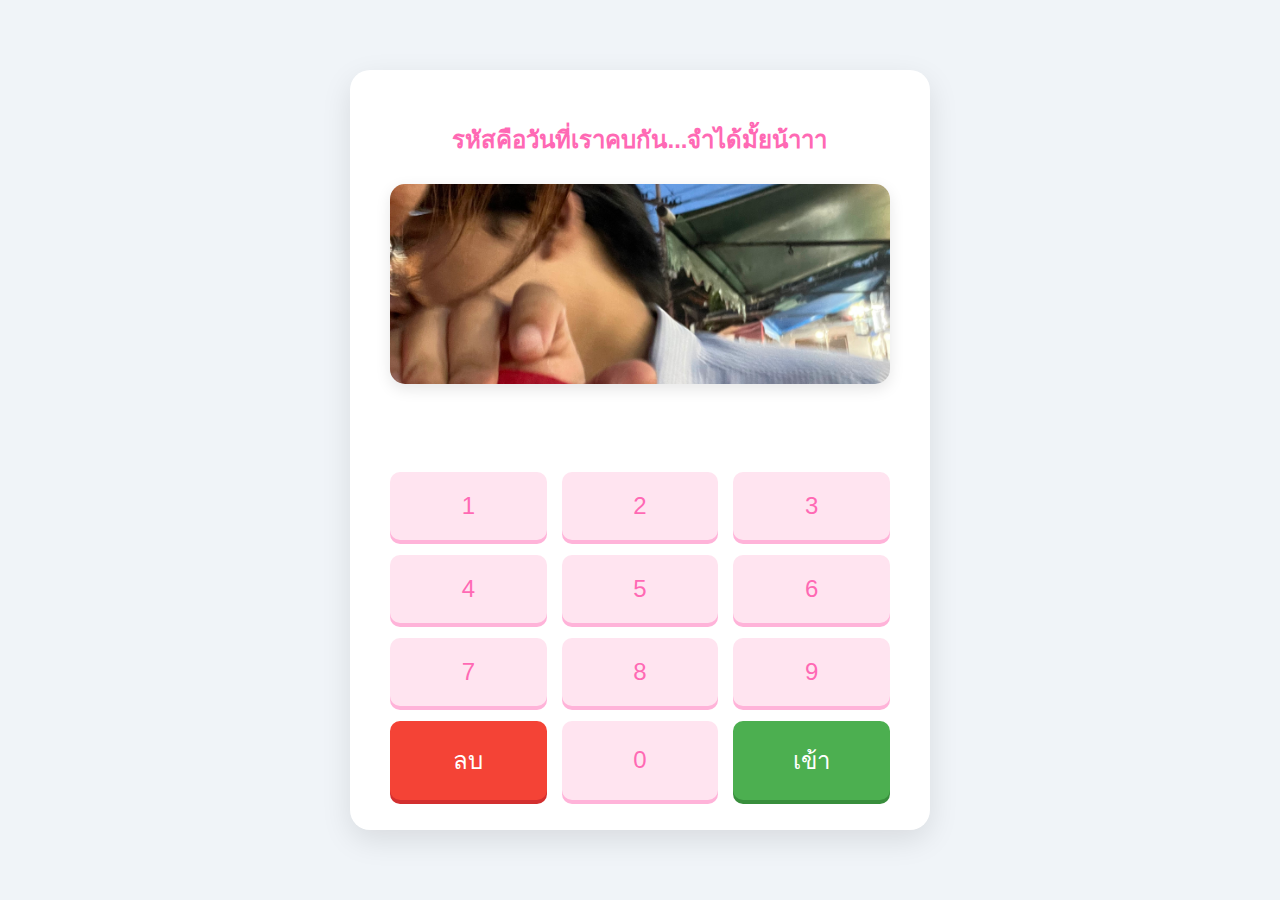
<file: index.html>
<!DOCTYPE html>
<html lang="th">
<head>
    <meta charset="UTF-8">
    <meta name="viewport" content="width=device-width, initial-scale=1.0">
    <title>เข้าสู่ระบบ 💖</title>
    <link rel="stylesheet" href="style.css">
</head>
<body class="login-page">
    <div class="container">
        <h2>รหัสคือวันที่เราคบกัน...จำได้มั้ยน้าาา</h2>
        
        <div id="loginImage" class="login-image-display"></div>
        
        <div class="password-display-area">
            <span id="passwordDisplay"></span>
        </div>
        
        <div id="message" class="error hidden">รหัสผิด! ลองใหม่นะ 😢</div>

        <div class="numpad-grid">
            <button class="numpad-key" data-key="1">1</button>
            <button class="numpad-key" data-key="2">2</button>
            <button class="numpad-key" data-key="3">3</button>
            <button class="numpad-key" data-key="4">4</button>
            <button class="numpad-key" data-key="5">5</button>
            <button class="numpad-key" data-key="6">6</button>
            <button class="numpad-key" data-key="7">7</button>
            <button class="numpad-key" data-key="8">8</button>
            <button class="numpad-key" data-key="9">9</button>
            <button class="numpad-key clear" data-key="C">ลบ</button>
            <button class="numpad-key" data-key="0">0</button>
            <button class="numpad-key login" data-key="L">เข้า</button>
        </div>
    </div>

    <script src="script.js"></script>
</body>
</html>
</file>
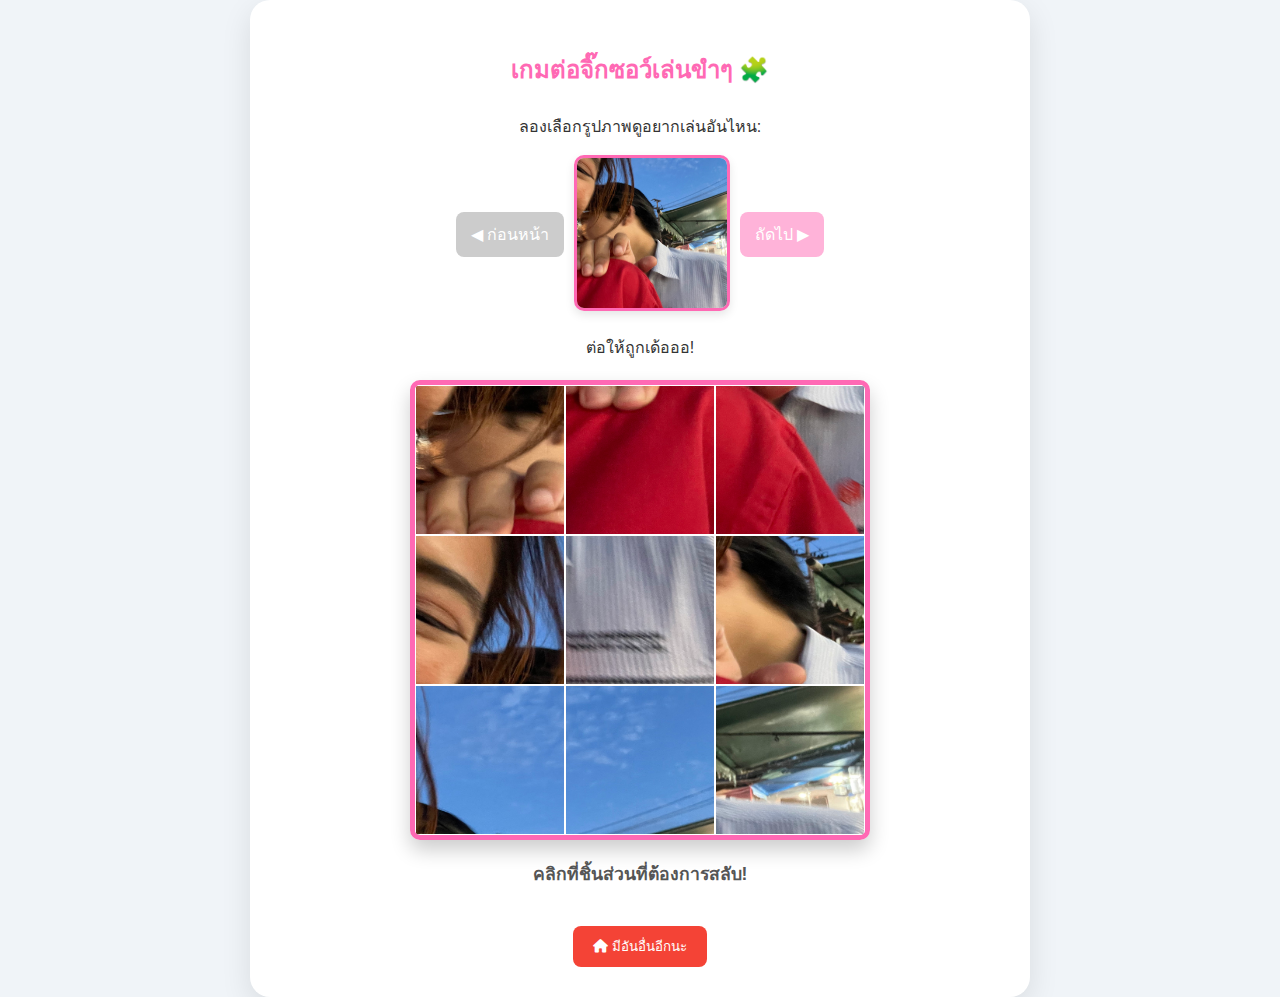
<file: jigsaw.html>
<!DOCTYPE html>
<html lang="th">
<head>
    <meta charset="UTF-8">
    <meta name="viewport" content="width=device-width, initial-scale=1.0">
    <title>เลองเล่นดูนะบี๋</title>
    <link rel="stylesheet" href="style.css">
    <link rel="stylesheet" href="https://cdnjs.cloudflare.com/ajax/libs/font-awesome/6.0.0-beta3/css/all.min.css">
</head>
<body class="jigsaw-page">
    <div class="container gallery-container">
        <h2>เกมต่อจิ๊กซอว์เล่นขำๆ 🧩</h2>
        
        <p>ลองเลือกรูปภาพดูอยากเล่นอันไหน:</p>

        <div class="jigsaw-header">
            <button id="prevImage" disabled>&#9664; ก่อนหน้า</button>
            <div id="imageSelector">
                </div>
            <button id="nextImage">ถัดไป &#9654;</button>
        </div>

        <p>ต่อให้ถูกเด้อออ!</p>
        
        <div id="jigsawContainer">
            </div>

        <p id="jigsawMessage">คลิกมันจะสลับ!</p>
        
        <button class="logout-button" onclick="window.location.href='main_menu.html'">
            <i class="fas fa-home"></i> มีอันอื่นอีกนะ
        </button>
    </div>

    <script src="script.js"></script>
</body>
</html>
</file>
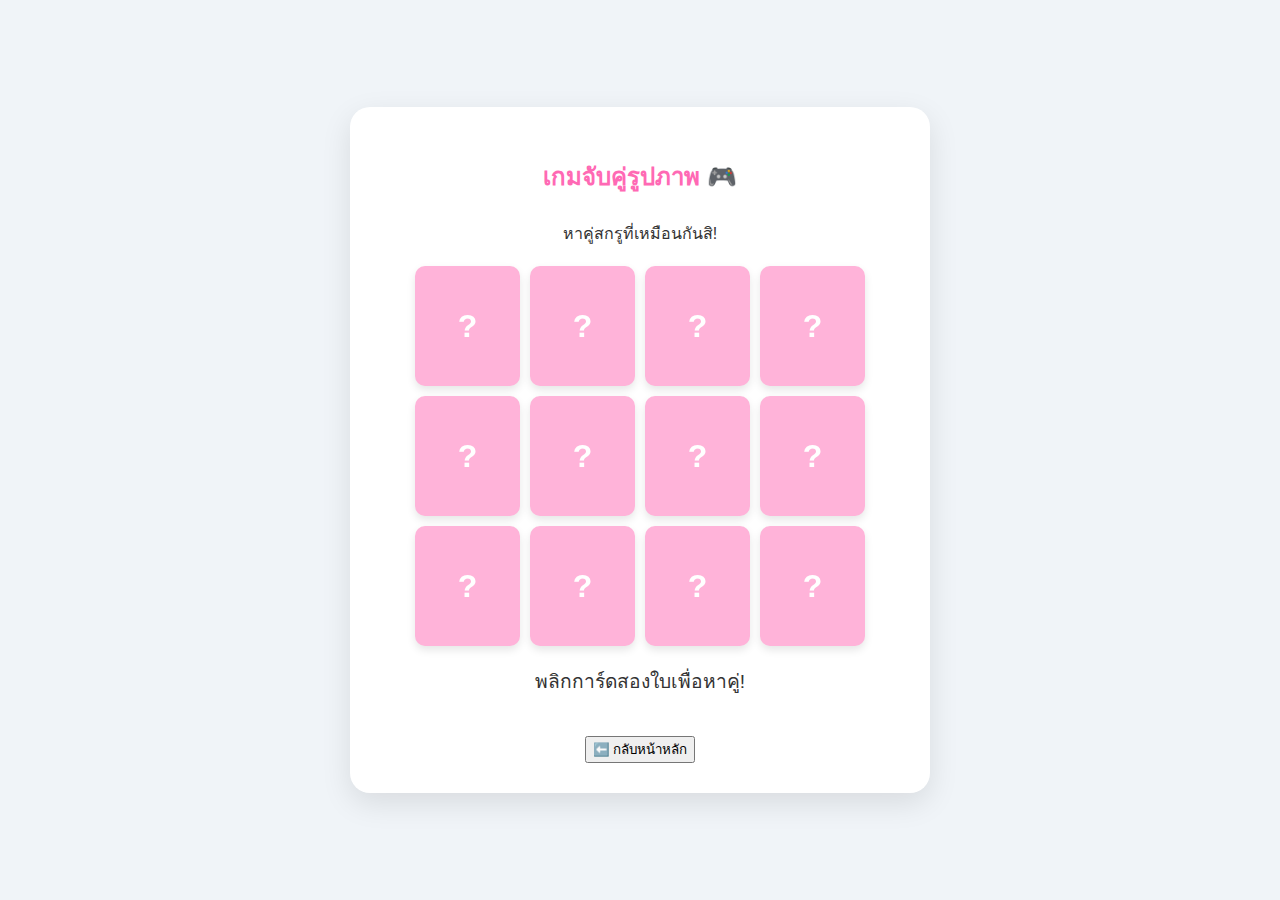
<file: matching_game.html>
<!DOCTYPE html>
<html lang="th">
<head>
    <meta charset="UTF-8">
    <meta name="viewport" content="width=device-width, initial-scale=1.0">
    <title>เกมจับคู่รูปภาพ 🔩</title>
    <link rel="stylesheet" href="style.css">
    <link rel="stylesheet" href="https://cdnjs.cloudflare.com/ajax/libs/font-awesome/6.0.0-beta3/css/all.min.css">
</head>
<body>
    <div class="container">
        <h2>เกมจับคู่รูปภาพ 🎮</h2>
        <p>หาคู่สกรูที่เหมือนกันสิ!</p>
        
        <div class="match-grid" id="matchGame">
            </div>

        <p id="gameMessage" style="margin-top: 20px; font-size: 1.2em;"></p>
        <a href="main_menu.html"><button style="margin-top: 20px;">⬅️ กลับหน้าหลัก</button></a>
    </div>

    <script src="script.js"></script>
</body>
</html>
</file>
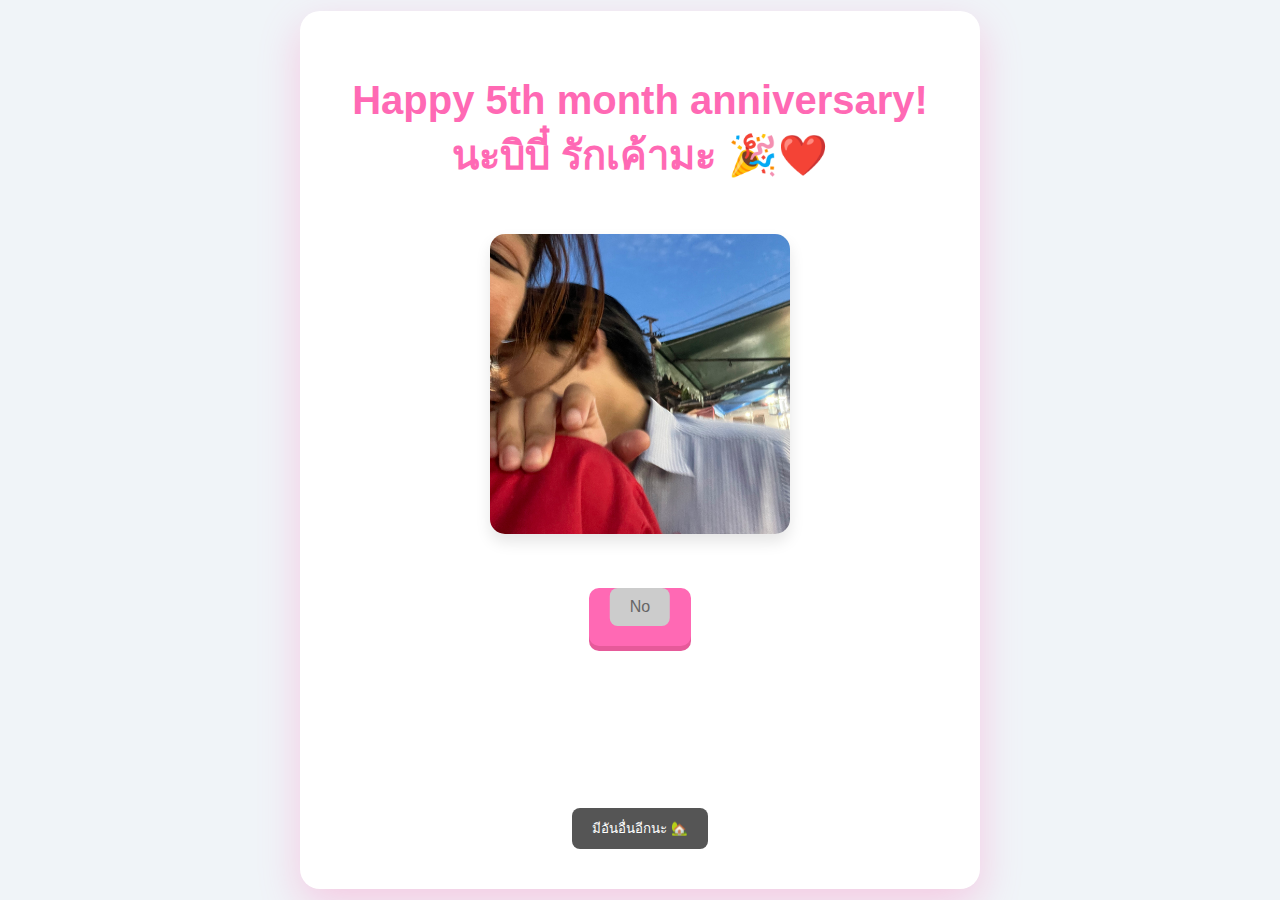
<file: valentine.html>
<!DOCTYPE html>
<html lang="th">
<head>
    <meta charset="UTF-8">
    <meta name="viewport" content="width=device-width, initial-scale=1.0">
    <title>Will You Be My Valentine?</title>
    <link rel="stylesheet" href="style.css">
</head>
<body>
    <div class="valentine-container">
        <h1>Happy 5th month anniversary! นะบิบี๋ รักเค้ามะ 🎉❤️</h1>
        <img src="p1.jpg" alt="Cute Couple Image" class="cat-image"> 
        
        <div class="buttons">
            <button id="yesBtn" onclick="handleYes()">Yes</button>
            <button id="noBtn" onmouseover="moveButton()" onclick="alert('เค้าบอกแล้วไงว่าทำไม่ได้! ลองใหม่อีกทีนะ 😉')">No</button>
        </div>
        <button class="back-to-quiz-button" onclick="window.location.href='main_menu.html'">มีอันอื่นอีกนะ 🏡</button>
    </div>
    <script src="script.js"></script>
</body>
</html>
</file>
<file: style.css>
/* ====================================
   สไตล์พื้นฐาน (Body & Container)
   ==================================== */
body {
    font-family: 'Segoe UI', Tahoma, Geneva, Verdana, sans-serif;
    margin: 0;
    padding: 0;
    background-color: #f0f4f8; /* สีพื้นหลังอ่อนๆ */
    color: #333;
    display: flex;
    justify-content: center;
    align-items: center;
    min-height: 100vh;
    box-sizing: border-box;
}

.container {
    background-color: #ffffff;
    padding: 30px 40px;
    border-radius: 20px;
    box-shadow: 0 10px 30px rgba(0, 0, 0, 0.1);
    width: 90%;
    max-width: 500px;
    text-align: center;
}

h2 {
    color: #ff69b4; /* สีชมพูหัวใจ */
    margin-bottom: 25px;
}

/* ====================================
   1. สไตล์หน้า Login (Numpad)
   ==================================== */

.login-container {
    max-width: 400px;
}

#loginImage {
    width: 100%;
    height: 200px;
    background-size: cover;
    background-position: center;
    border-radius: 15px;
    margin-bottom: 20px;
    box-shadow: 0 5px 15px rgba(0, 0, 0, 0.1);
}

.image-fade {
    animation: fadeIn 0.5s;
}

@keyframes fadeIn {
    from { opacity: 0.5; }
    to { opacity: 1; }
}

#passwordDisplay {
    font-size: 2em;
    letter-spacing: 5px;
    margin-bottom: 20px;
    height: 1.5em; 
    display: block; 
    color: #555;
}

.numpad-grid {
    display: grid;
    grid-template-columns: repeat(3, 1fr);
    gap: 15px;
    margin-top: 20px;
}

.numpad-key {
    background-color: #ffe4f0; /* ชมพูอ่อน */
    color: #ff69b4;
    border: none;
    padding: 20px 0;
    font-size: 1.5em;
    border-radius: 10px;
    cursor: pointer;
    transition: background-color 0.2s, transform 0.1s;
    box-shadow: 0 4px #ffb3d9; /* เงาด้านล่าง */
}

.numpad-key:active {
    background-color: #ffb3d9;
    transform: translateY(2px);
    box-shadow: 0 2px #ffb3d9;
}

.numpad-key[data-key="L"] {
    background-color: #4CAF50; /* เขียว */
    color: white;
    box-shadow: 0 4px #388E3C;
}

.numpad-key[data-key="L"]:active {
    background-color: #388E3C;
    box-shadow: 0 2px #388E3C;
}

.numpad-key[data-key="C"] {
    background-color: #f44336; /* แดง */
    color: white;
    box-shadow: 0 4px #D32F2F;
}

.numpad-key[data-key="C"]:active {
    background-color: #D32F2F;
    box-shadow: 0 2px #D32F2F;
}

#message {
    margin-top: 20px;
    font-weight: bold;
    color: #f44336;
}

.hidden {
    display: none;
}

/* ====================================
   2. สไตล์หน้า Main Menu
   ==================================== */
.main-menu-page .container {
    max-width: 600px;
    padding: 40px;
}

.menu-grid {
    display: grid;
    grid-template-columns: repeat(2, 1fr);
    gap: 20px;
    margin: 30px 0;
}

.menu-item {
    display: flex;
    flex-direction: column;
    align-items: center;
    justify-content: center;
    text-decoration: none;
    background-color: #ffe4f0;
    padding: 25px;
    border-radius: 15px;
    color: #ff69b4;
    font-weight: bold;
    font-size: 1.1em;
    transition: transform 0.2s, box-shadow 0.2s;
    box-shadow: 0 8px 15px rgba(0, 0, 0, 0.1);
    min-height: 120px;
}

.menu-item:hover {
    transform: translateY(-5px);
    box-shadow: 0 12px 20px rgba(0, 0, 0, 0.15);
    background-color: #ffccd6;
}

.menu-item .icon {
    font-size: 2.5em;
    margin-bottom: 10px;
}

.logout-button {
    background-color: #f44336;
    color: white;
    border: none;
    padding: 10px 20px;
    border-radius: 8px;
    cursor: pointer;
    margin-top: 20px;
    transition: background-color 0.2s;
}

.logout-button:hover {
    background-color: #D32F2F;
}

/* ====================================
   3. สไตล์หน้า Gallery
   ==================================== */
.gallery-container {
    max-width: 1000px;
}

.gallery-grid {
    display: grid;
    grid-template-columns: repeat(auto-fit, minmax(150px, 1fr));
    gap: 15px;
    margin-top: 20px;
}

.gallery-item {
    cursor: pointer;
    overflow: hidden;
    border-radius: 10px;
    box-shadow: 0 4px 10px rgba(0, 0, 0, 0.1);
    transition: transform 0.2s;
}

.gallery-item:hover {
    transform: scale(1.05);
}

.gallery-item img {
    width: 100%;
    height: 150px;
    object-fit: cover;
    display: block;
}

/* Lightbox Style */
#myLightbox {
    position: fixed;
    top: 0;
    left: 0;
    width: 100%;
    height: 100%;
    background-color: rgba(0, 0, 0, 0.9);
    display: none; 
    justify-content: center;
    align-items: center;
    z-index: 1000;
}

.lightbox-content {
    position: relative;
    max-width: 90%;
    max-height: 90%;
}

#lightboxImage {
    display: block;
    width: auto;
    max-height: 90vh;
    border-radius: 15px;
}

.close-button {
    position: absolute;
    top: 15px;
    right: 35px;
    color: #f1f1f1;
    font-size: 40px;
    font-weight: bold;
    transition: 0.3s;
    cursor: pointer;
    background: none;
    border: none;
}

.close-button:hover,
.close-button:focus {
    color: #ff69b4;
    text-decoration: none;
    cursor: pointer;
}

/* ====================================
   4. สไตล์หน้า Jigsaw Puzzle
   ==================================== */
.jigsaw-page .container {
    max-width: 700px;
}

.jigsaw-header {
    margin-bottom: 20px;
    display: flex;
    justify-content: center;
    align-items: center;
}

.jigsaw-header button {
    background-color: #ffb3d9;
    border: none;
    color: white;
    padding: 10px 15px;
    text-align: center;
    text-decoration: none;
    display: inline-block;
    font-size: 16px;
    margin: 0 10px;
    cursor: pointer;
    border-radius: 8px;
    transition: background-color 0.3s;
}

.jigsaw-header button:hover:not(:disabled) {
    background-color: #ff69b4;
}

.jigsaw-header button:disabled {
    background-color: #ccc;
    cursor: not-allowed;
}

#imageSelector img {
    width: 150px;
    height: 150px;
    object-fit: cover;
    border-radius: 10px;
    border: 3px solid #ff69b4;
    box-shadow: 0 4px 10px rgba(0, 0, 0, 0.1);
}

#jigsawContainer {
    width: 450px; 
    height: 450px; 
    margin: 20px auto;
    display: grid;
    border: 5px solid #ff69b4;
    border-radius: 10px;
    overflow: hidden;
    box-shadow: 0 10px 20px rgba(0, 0, 0, 0.2);
}

.puzzle-piece {
    width: 100%;
    height: 100%;
    cursor: pointer;
    border: 1px solid #ffffff; 
    box-sizing: border-box; 
    transition: transform 0.1s, box-shadow 0.1s;
    background-repeat: no-repeat;
}

.puzzle-piece.selected {
    transform: scale(0.95);
    box-shadow: inset 0 0 10px #ff69b4;
    border: 3px solid #ff69b4;
    z-index: 10;
}

#jigsawMessage {
    margin-top: 15px;
    font-size: 1.1em;
    font-weight: bold;
    color: #555;
    min-height: 20px;
}

/* ====================================
   5. สไตล์หน้า Valentine 
   ==================================== */
.valentine-container {
    max-width: 600px;
    padding: 40px;
    background-color: #fff;
    border-radius: 20px;
    box-shadow: 0 15px 40px rgba(255, 105, 180, 0.3);
    text-align: center;
}

.valentine-container h1 {
    color: #ff69b4;
    font-size: 2.5em;
}

.valentine-container .cat-image {
    width: 300px; 
    height: 300px; 
    object-fit: cover;
    border-radius: 15px;
    margin: 20px 0;
    box-shadow: 0 8px 15px rgba(0, 0, 0, 0.1);
    
    opacity: 1; 
    transition: opacity 0.5s ease-in-out; 
}

.valentine-container .cat-image.image-fade-out {
    opacity: 0; 
}

.buttons {
    margin-top: 30px;
    min-height: 200px; 
    position: relative;
    display: flex;
    justify-content: center;
    align-items: flex-start;
}

#yesBtn {
    background-color: #ff69b4;
    color: white;
    border: none;
    padding: 15px 30px;
    font-size: 1.5em;
    font-weight: bold;
    border-radius: 10px;
    cursor: pointer;
    transition: transform 0.2s, background-color 0.2s;
    box-shadow: 0 5px #e65a9a;
}

#yesBtn:hover {
    background-color: #e65a9a;
}

#noBtn {
    position: absolute;
    top: 0;
    left: 50%;
    transform: translateX(-50%);
    background-color: #ccc;
    color: #666;
    border: none;
    padding: 10px 20px;
    font-size: 1em;
    border-radius: 8px;
    cursor: default;
    transition: all 0.5s ease-out; 
    pointer-events: all; 
}

.back-to-quiz-button {
    background-color: #555;
    color: white;
    border: none;
    padding: 10px 20px;
    border-radius: 8px;
    cursor: pointer;
    margin-top: 20px;
    transition: background-color 0.2s;
}

.back-to-quiz-button:hover {
    background-color: #333;
}

/* ====================================
   6. สไตล์หน้าเกมจับคู่ (Matching Game) - เพิ่มใหม่
   ==================================== */
.match-grid {
    width: 90%;
    max-width: 500px; 
    margin: 20px auto;
    display: grid;
    gap: 10px;
    perspective: 1000px; 
}

.match-card {
    height: 120px; 
    cursor: pointer;
    position: relative;
    transform-style: preserve-3d;
    transition: transform 0.6s;
}

.match-card.flip {
    transform: rotateY(180deg);
}

.card-inner {
    position: absolute;
    width: 100%;
    height: 100%;
    transform-style: preserve-3d;
}

.card-front, .card-back {
    position: absolute;
    width: 100%;
    height: 100%;
    backface-visibility: hidden; 
    border-radius: 10px;
    display: flex;
    justify-content: center;
    align-items: center;
    font-size: 2em;
    font-weight: bold;
    color: #ff69b4;
    box-shadow: 0 4px 8px rgba(0, 0, 0, 0.1);
}

.card-front {
    background-color: #ffb3d9; 
    color: white;
}

.card-back {
    background-color: white; 
    transform: rotateY(180deg);
    background-size: 70% 70%; 
    background-repeat: no-repeat;
    background-position: center;
}
</file>
